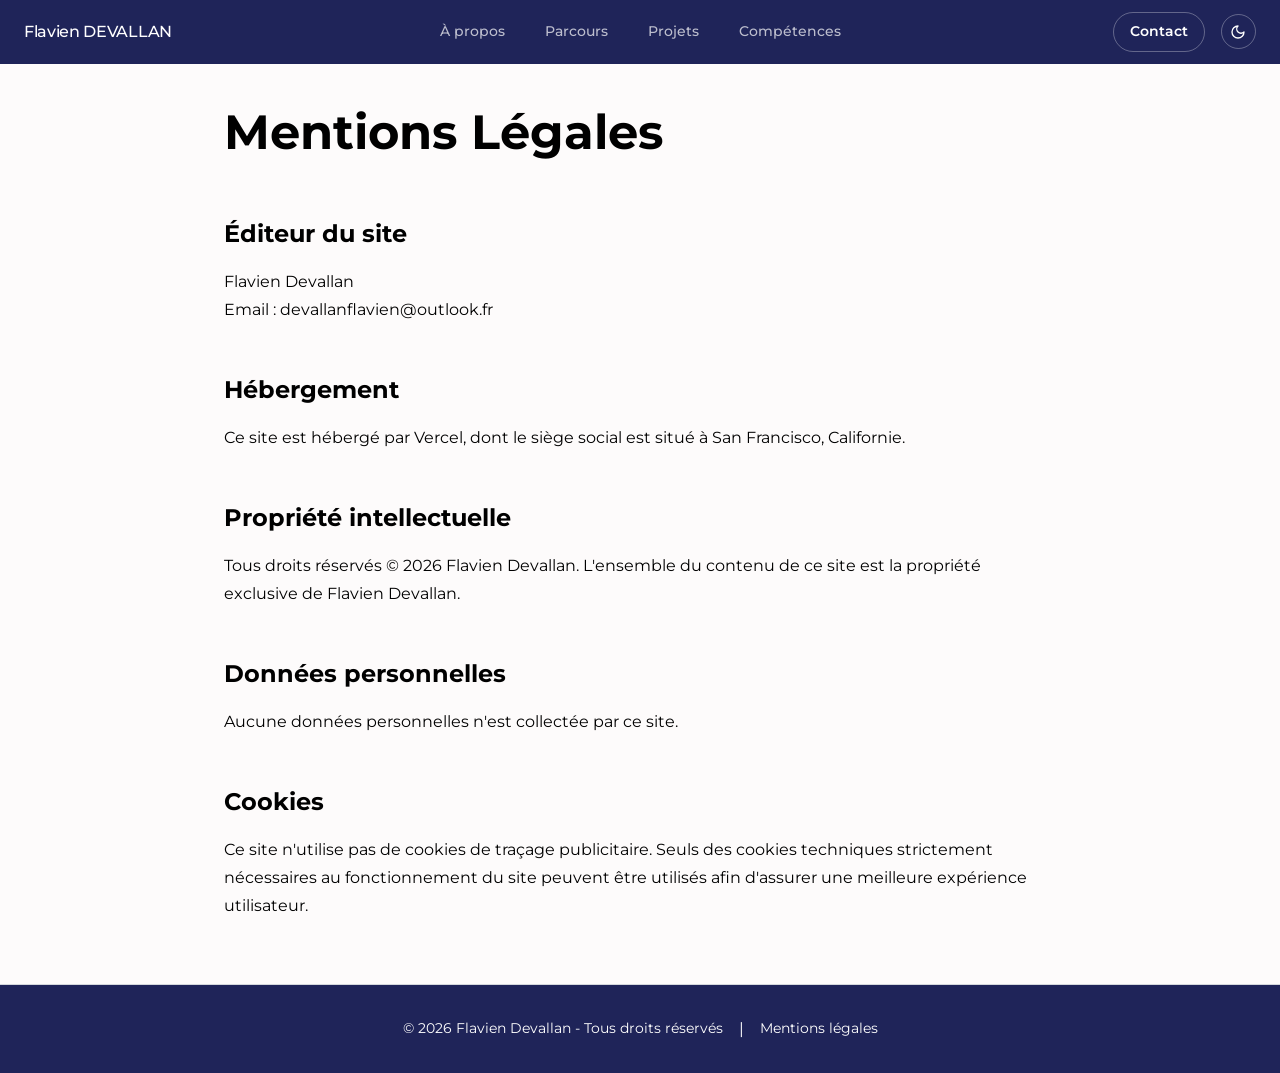
<file: mentions-legales.html>
<!DOCTYPE html>
<html lang="fr">

<head>
    <meta charset="UTF-8">
    <meta name="viewport" content="width=device-width, initial-scale=1.0">
    <title>Flavien Devallan | Mentions Légales</title>
    <link rel="icon" type="image/png" href="assets/logofd.png" />
    <meta name="description" content="Mentions légales du portfolio de Flavien Devallan.">

    <link rel="preconnect" href="https://fonts.googleapis.com">
    <link rel="preconnect" href="https://fonts.gstatic.com" crossorigin>
    <link href="https://fonts.googleapis.com/css2?family=Montserrat:wght@400;500;600;700;800&display=swap"
        rel="stylesheet">

    <link rel="stylesheet" href="css/style.css">

    <script>
        const urlParams = new URLSearchParams(window.location.search);
        const urlTheme = urlParams.get('theme');
        if (urlTheme) {
            localStorage.setItem('theme', urlTheme);
        }
        const savedTheme = urlTheme || localStorage.getItem('theme');
        if (savedTheme === 'dark') {
            document.documentElement.classList.add('dark');
        } else {
            document.documentElement.classList.remove('dark');
        }
    </script>
</head>

<body style="display: flex; flex-direction: column; min-height: 100vh;">
    
    <div id="page-loader" class="page-loader">
        <svg class="spinner" xmlns="http://www.w3.org/2000/svg" width="40" height="40" viewBox="0 0 24 24" fill="none"
            stroke="currentColor" stroke-width="2" stroke-linecap="round" stroke-linejoin="round">
            <path d="M21 12a9 9 0 1 1-6.219-8.56" />
        </svg>
    </div>

    <nav class="navbar" id="navbar">
        <div class="nav-container">

            <div class="nav-left">
                <a href="index.html" class="nav-logo">Flavien DEVALLAN</a>
            </div>

            <div class="nav-center">
                <a href="index.html#about" class="nav-link">À propos</a>
                <a href="index.html#experience" class="nav-link">Parcours</a>
                <a href="index.html#projects" class="nav-link">Projets</a>
                <a href="index.html#skills" class="nav-link">Compétences</a>
            </div>

            <div class="nav-right">
                <a href="index.html#contact" class="nav-link btn-contact">Contact</a>
                <button class="theme-toggle theme-toggle-btn" aria-label="Changer le thème">
                    <svg class="icon-sun" xmlns="http://www.w3.org/2000/svg" width="20" height="20" viewBox="0 0 24 24"
                        fill="none" stroke="currentColor" stroke-width="2" stroke-linecap="round"
                        stroke-linejoin="round">
                        <circle cx="12" cy="12" r="4" />
                        <path d="M12 2v2" />
                        <path d="M12 20v2" />
                        <path d="m4.93 4.93 1.41 1.41" />
                        <path d="m17.66 17.66 1.41 1.41" />
                        <path d="M2 12h2" />
                        <path d="M20 12h2" />
                        <path d="m6.34 17.66-1.41 1.41" />
                        <path d="m19.07 4.93-1.41 1.41" />
                    </svg>
                    <svg class="icon-moon" xmlns="http://www.w3.org/2000/svg" width="20" height="20" viewBox="0 0 24 24"
                        fill="none" stroke="currentColor" stroke-width="2" stroke-linecap="round"
                        stroke-linejoin="round">
                        <path d="M12 3a6 6 0 0 0 9 9 9 9 0 1 1-9-9Z" />
                    </svg>
                </button>
            </div>
        </div>

    </nav>

    <main style="flex: 1; padding-top: 6rem; padding-bottom: 4rem; position: relative; z-index: 10;">
        <div class="container" style="max-width: 56rem; position: relative; z-index: 10;">
            <div class="fade-up">
                <h1 style="font-family: var(--font-display); font-size: 3rem; font-weight: 700; margin-bottom: 3rem;">
                    Mentions Légales
                </h1>

                <div style="display: flex; flex-direction: column; gap: 3rem;">
                    <section>
                        <h2
                            style="font-size: 1.5rem; font-weight: 700; margin-bottom: 1rem; color: hsl(var(--primary));">
                            Éditeur du site</h2>
                        <p style="color: hsl(var(--muted-foreground)); line-height: 1.75;">
                            Flavien Devallan<br>
                            Email : devallanflavien@outlook.fr<br>
                        </p>
                    </section>

                    <section>
                        <h2
                            style="font-size: 1.5rem; font-weight: 700; margin-bottom: 1rem; color: hsl(var(--primary));">
                            Hébergement</h2>
                        <p style="color: hsl(var(--muted-foreground)); line-height: 1.75;">
                            Ce site est hébergé par Vercel, dont le siège social est situé à San Francisco, Californie.
                        </p>
                    </section>

                    <section>
                        <h2
                            style="font-size: 1.5rem; font-weight: 700; margin-bottom: 1rem; color: hsl(var(--primary));">
                            Propriété intellectuelle</h2>
                        <p style="color: hsl(var(--muted-foreground)); line-height: 1.75;">
                            Tous droits réservés © 2026 Flavien Devallan. L'ensemble du contenu de ce site est la
                            propriété exclusive de Flavien Devallan.
                        </p>
                    </section>

                    <section>
                        <h2
                            style="font-size: 1.5rem; font-weight: 700; margin-bottom: 1rem; color: hsl(var(--primary));">
                            Données personnelles</h2>
                        <p style="color: hsl(var(--muted-foreground)); line-height: 1.75;">
                            Aucune données personnelles n'est collectée par ce site.
                        </p>
                    </section>

                    <section>
                        <h2
                            style="font-size: 1.5rem; font-weight: 700; margin-bottom: 1rem; color: hsl(var(--primary));">
                            Cookies</h2>
                        <p style="color: hsl(var(--muted-foreground)); line-height: 1.75;">
                            Ce site n'utilise pas de cookies de traçage publicitaire. Seuls des cookies techniques
                            strictement nécessaires au fonctionnement du site peuvent être utilisés afin d'assurer une
                            meilleure expérience utilisateur.
                        </p>
                    </section>
                </div>
            </div>
        </div>
    </main>

    <footer class="footer">
        <div class="container footer-content"
            style="display: flex; flex-direction: row; justify-content: center; gap: 1rem; align-items: center; flex-wrap: wrap;">
            <p style="color: white; margin: 0; font-size: 0.9rem;">© 2026 Flavien Devallan - Tous droits réservés</p>
            <span style="color: white;">|</span>
            <a href="mentions-legales.html" class="footer-link"
                style="color: white; text-decoration: none; font-size: 0.9rem;">Mentions légales</a>
        </div>
    </footer>

    <script src="js/main.js"></script>
</body>

</html>
</file>
<file: css/style.css>
:root {
  --primary-035: #1f245a59;
  --primary-05: #1f245a7f;
  --primary-01: #1f245a19;
  --primary-02: #1f245a33;
  --primary-015: #1f245a26;
  --primary-008: #1f245a14;
  --card-bg-05: #ffffff7f;
  --primary-03: #1f245a4c;
  --background: #fdfbfb;
  --foreground: #000000;
  --primary: #1f245a;
  --primary-rgb: 31, 36, 89;
  --accent: #1f245a;
  --muted: #eceae8;
  --muted-foreground: #4a4a4a;
  --border: #d4d7dc;
  --card-bg: #ffffff;
  --card-border: #d4d7dc;
  
  --nav-footer-bg: #1f2459;
  
  --font-sans: 'Montserrat', sans-serif;
  --font-display: 'Garet', 'Montserrat', sans-serif;
  
  --radius-xl: 1rem;
  --radius-full: 9999px;
  
  --nav-height: 80px;
}

.dark {
  --primary-035: #5966f159;
  --primary-05: #5966f17f;
  --primary-01: #5966f119;
  --primary-02: #5966f133;
  --primary-015: #5966f126;
  --primary-008: #5966f114;
  --card-bg-05: #0d0d107f;
  --primary-03: #5966f14c;
  --background: #09090b;
  --foreground: #fdfbfb;
  --primary: #5966f1;
  --accent: #5966f1;
  --muted: #1b1b21;
  --muted-foreground: #989b9e;
  --border: #22222a;
  --card-bg: #0d0d10;
  --card-border: #1b1b21;
  
  --nav-footer-bg: #000000;
}

* {
  margin: 0;
  padding: 0;
  box-sizing: border-box;
}

html {
  scroll-behavior: smooth;
  font-family: var(--font-sans);
}

body {
  background-color: var(--background);
  color: var(--foreground);
  -webkit-font-smoothing: antialiased;
  line-height: 1.5;
  transition: background-color 0.3s ease, color 0.3s ease;
  overflow-x: hidden;
}

.container {
  max-width: 1024px;
  margin: 0 auto;
  padding: 0 1.5rem;
}

@media (min-width: 768px) {
  .container {
    padding: 0 2rem;
  }
}

.text-gradient {
  background-image: linear-gradient(to right, var(--accent), var(--primary));
  -webkit-background-clip: text;
  background-clip: text;
  color: transparent;
}
.dark .hero-title .text-gradient {
  background-image: linear-gradient(to right, #1f2459, #4a4f8c);
}

.page-loader {
  position: fixed;
  inset: 0;
  z-index: 99999;
  background-color: var(--background);
  display: flex;
  align-items: center;
  justify-content: center;
  transition: opacity 0.3s ease;
}

.page-loader.hidden {
  opacity: 0;
  pointer-events: none;
}

.spinner {
  color: var(--primary);
  animation: spin 1s linear infinite;
}

@keyframes spin {
  from { transform: rotate(0deg); }
  to { transform: rotate(360deg); }
}

@keyframes blob {
  0% { transform: translate(0px, 0px) scale(1); }
  33% { transform: translate(30px, -50px) scale(1.1); }
  66% { transform: translate(-20px, 20px) scale(0.9); }
  100% { transform: translate(0px, 0px) scale(1); }
}

.animated-bg {
  position: fixed;
  top: 0;
  left: 0;
  width: 100%;
  height: 100%;
  z-index: -1;
  overflow: hidden;
  pointer-events: none;
  transition: opacity 0.5s ease;
}

.animated-bg.hidden {
  opacity: 0;
}

.blob {
  position: absolute;
  border-radius: 50%;
  filter: blur(128px);
  animation: blob 7s infinite;
  mix-blend-mode: screen;
}

.dark .blob {
  mix-blend-mode: color-dodge;
}

.blob-1 {
  top: 25%;
  left: 25%;
  width: 24rem;
  height: 24rem;
  background-color: var(--primary-01);
}

.blob-2 {
  top: 33%;
  right: 25%;
  width: 24rem;
  height: 24rem;
  background-color: var(--primary-015);
  animation-delay: 2s;
}

.blob-3 {
  bottom: 25%;
  left: 33%;
  width: 24rem;
  height: 24rem;
  background-color: var(--primary-01);
  animation-delay: 4s;
}

.navbar {
  position: fixed;
  top: 0;
  left: 0;
  right: 0;
  z-index: 50;
  padding: 0.75rem 0;
  background-color: var(--nav-footer-bg);
  transition: all 0.3s ease;
}

.navbar.scrolled {
  box-shadow: 0 4px 20px rgba(0, 0, 0, 0.1);
}

.nav-container {
  display: flex;
  justify-content: center;
  align-items: center;
  gap: 2rem;
  padding: 0 1.5rem;
}

.nav-left {
  display: flex;
  align-items: center;
}

.nav-center, .nav-right {
  display: none;
}

.nav-container {
  display: flex;
  justify-content: center;
  align-items: center;
  gap: 2rem;
  padding: 0 1.5rem;
}

@media (min-width: 768px) {
  .nav-container {
    display: grid;
    grid-template-columns: 1fr auto 1fr;
    gap: 0;
    width: 100%;
  }

  .nav-center {
    display: flex;
    justify-self: center;
    align-items: center;
    gap: 2.5rem;
    font-size: 0.9rem;
    font-weight: 500;
  }

  .nav-right {
    display: flex;
    justify-self: end;
    align-items: center;
    gap: 1rem;
  }
}

.nav-logo {
  font-family: var(--font-display);
  font-size: 1rem;
  color: #ffffff;
  text-decoration: none;
  font-weight: 500;
  letter-spacing: -0.02em;
  transition: color 0.3s;
}

.nav-logo:hover {
  color: rgba(255, 255, 255, 0.8);
}

.nav-link {
  color: rgba(255, 255, 255, 0.7);
  text-decoration: none;
  transition: color 0.2s ease;
}

.nav-link:hover {
  color: #ffffff;
}

.btn-contact {
  padding: 0.5rem 1rem;
  font-size: 0.9rem;
  border-radius: var(--radius-full);
  background-color: transparent;
  border: 1px solid rgba(255, 255, 255, 0.3);
  color: #ffffff;
  font-weight: 600;
  transition: all 0.3s;
}

.btn-contact:hover {
  background-color: rgba(255, 255, 255, 0.1);
}

.theme-toggle {
  width: 2.2rem;
  height: 2.2rem;
  border-radius: 50%;
  border: 1px solid rgba(255, 255, 255, 0.3);
  background: transparent;
  color: #ffffff;
  display: flex;
  align-items: center;
  justify-content: center;
  cursor: pointer;
  transition: all 0.3s;
}

.theme-toggle:hover {
  background: rgba(255, 255, 255, 0.1);
}

.theme-toggle svg {
  width: 16px;
  height: 16px;
}

.dark .icon-moon { display: none; }
.icon-sun { display: none; }
.dark .icon-sun { display: block; }

.menu-toggle {
  display: block;
  position: fixed;
  top: 1.5rem;
  left: 1.5rem;
  z-index: 55;
  width: 3.5rem;
  height: 3.5rem;
  border-radius: 50%;
  background: transparent;
  border: 1px solid var(--primary-02);
  backdrop-filter: blur(12px);
  color: var(--foreground);
  display: flex;
  align-items: center;
  justify-content: center;
  cursor: pointer;
}

.dark .menu-toggle {
  background: rgba(255,255,255,0.05);
  border: 1px solid rgba(255,255,255,0.15);
}

@media (min-width: 768px) {
  .menu-toggle { display: none; }
}

.mobile-menu {
  position: fixed;
  inset: 0;
  z-index: 52;
  background: transparent;
  pointer-events: none;
  opacity: 0;
  transition: opacity 0.3s;
}

.mobile-menu.active {
  pointer-events: auto;
  opacity: 1;
}

.mobile-menu-content {
  position: absolute;
  top: 1.5rem;
  left: 1.5rem;
  width: 60vw;
  min-width: 260px;
  padding: 1.5rem;
  border-radius: 1.5rem;
  background: rgba(255, 255, 255, 0.9);
  border: 1px solid rgba(0, 0, 0, 0.1);
  backdrop-filter: blur(12px);
  transform: translateY(-8px) scale(0.98);
  transition: transform 0.3s cubic-bezier(0.175, 0.885, 0.32, 1.275);
}

.dark .mobile-menu-content {
  background: rgba(255, 255, 255, 0.05);
  border-color: rgba(255, 255, 255, 0.15);
}

.mobile-menu.active .mobile-menu-content {
  transform: translateY(0) scale(1);
}

.mobile-menu-header {
  display: flex;
  justify-content: space-between;
  align-items: center;
  margin-bottom: 1.5rem;
}

.mobile-menu-links {
  display: flex;
  flex-direction: column;
  gap: 1.5rem;
  font-size: 1.125rem;
  font-weight: 500;
}

.section {
  padding: 6rem 0;
  position: relative;
  z-index: 10;
}

.section-title {
  font-family: var(--font-display);
  font-size: 2.25rem;
  font-weight: 700;
  margin-bottom: 3rem;
  text-align: center;
}

@media (min-width: 768px) {
  .section-title {
    font-size: 3rem;
    text-align: left;
  }
}

.hero-section {
  min-height: 100vh;
  display: flex;
  align-items: center;
  justify-content: center;
  padding-top: 5rem;
  position: relative;
  z-index: 10;
}

.hero-title {
  font-family: var(--font-display);
  font-size: 3rem;
  font-weight: 700;
  line-height: 1.1;
  letter-spacing: -0.02em;
  margin-bottom: 1.5rem;
}

@media (min-width: 768px) {
  .hero-title { font-size: 4.5rem; }
}
@media (min-width: 1024px) {
  .hero-title { font-size: 6rem; }
}

.scroll-indicator {
  position: absolute;
  bottom: 2rem;
  left: 50%;
  transform: translateX(-50%);
  display: flex;
  flex-direction: column;
  align-items: center;
  gap: 0.5rem;
  color: var(--primary);
  animation: fade-up 1s ease-out 1.5s both;
}

.scroll-text {
  font-size: 0.8rem;
  text-transform: uppercase;
  letter-spacing: 0.1em;
  font-weight: 500;
}

.scroll-arrow {
  animation: bounce 2s infinite;
  color: var(--primary);
}

@keyframes bounce {
  0%, 20%, 50%, 80%, 100% { transform: translateY(0); }
  40% { transform: translateY(-5px); }
  60% { transform: translateY(-2px); }
}

.hero-subtitle {
  font-size: 1.25rem;
  font-weight: 500;
  color: #000000;
  text-transform: uppercase;
  margin-bottom: 2rem;
}

.dark .hero-subtitle {
  color: var(--foreground);
}

.hero-subtitle.fade-up {
  animation-delay: 0.1s;
}

@media (min-width: 768px) {
  .hero-subtitle { font-size: 1.5rem; }
}
@media (min-width: 1024px) {
  .hero-subtitle { font-size: 1.75rem; }
}

.hero-buttons {
  display: flex;
  flex-direction: column;
  gap: 1rem;
  justify-content: center;
}

@media (min-width: 640px) {
  .hero-buttons { flex-direction: row; }
}

.btn {
  display: inline-flex;
  align-items: center;
  justify-content: center;
  gap: 0.5rem;
  padding: 1rem 2rem;
  border-radius: var(--radius-full);
  font-weight: 600;
  text-decoration: none;
  cursor: pointer;
  position: relative;
  overflow: hidden;
  transition: color 0.3s, transform 0.2s;
}

.btn-social {
  padding: 0.75rem 1.25rem;
  font-size: 0.95rem;
}

.z-10 {
  position: relative;
  z-index: 10;
}

.btn:active {
  transform: scale(0.98);
}

.btn-primary {
  background-color: white;
  color: black;
}
.btn-primary .btn-bg {
  position: absolute;
  inset: 0;
  background-color: var(--primary);
  opacity: 0;
  transition: opacity 0.3s;
}
.btn-primary:hover .btn-bg {
  opacity: 1;
}
.btn-primary:hover .btn-text,
.btn-primary:hover .icon-arrow {
  color: white;
}
.btn-primary .btn-text,
.btn-primary .icon-arrow {
  position: relative;
  z-index: 10;
  transition: color 0.3s, transform 0.3s;
}
.btn-primary:hover .icon-arrow {
  transform: translateX(6px);
}

.btn-secondary {
  background: transparent;
  border: 1px solid var(--primary-03);
  color: var(--primary);
  transition: all 0.3s;
}
.btn-secondary:hover {
  background: var(--primary);
  border-color: var(--primary);
  color: var(--background);
}

.dark .btn-secondary {
  background: rgba(255, 255, 255, 0.05);
  border: 1px solid rgba(255, 255, 255, 0.15);
  color: var(--foreground);
  backdrop-filter: blur(12px);
}
.dark .btn-secondary:hover {
  background: rgba(255, 255, 255, 0.1);
}

.about-grid {
  display: grid;
  gap: 3rem;
}
@media (min-width: 768px) {
  .about-grid { grid-template-columns: 1.15fr 0.85fr; }
}

.about-text {
  font-size: 1.125rem;
  color: var(--muted-foreground);
  line-height: 1.75;
}
.about-text p { margin-bottom: 1.5rem; }

.internship-box {
  margin-top: 2rem;
  padding: 1.5rem;
  background-color: var(--primary-01);
  border-left: 4px solid var(--primary);
  border-radius: 0 0.5rem 0.5rem 0;
  color: var(--foreground);
  font-size: 1.1rem;
  line-height: 1.6;
  box-shadow: 0 4px 15px rgba(0, 0, 0, 0.05);
}
.internship-box strong {
  color: var(--primary);
}

.about-visuals {
  display: flex;
  flex-direction: column;
  align-items: center;
  justify-content: flex-start;
  gap: 2rem;
}

@media (min-width: 768px) {
  .about-visuals {
    margin-top: -5rem;
  }
}

.profile-img-container {
  position: relative;
  display: inline-block;
}

.opentowork-badge {
  position: absolute;
  bottom: -15px;
  left: 50%;
  transform: translateX(-50%);
  background-color: var(--primary);
  color: #fff;
  padding: 0.35rem 1rem;
  border-radius: var(--radius-full);
  font-weight: 700;
  font-size: 0.9rem;
  box-shadow: 0 4px 10px rgba(0, 0, 0, 0.2);
  white-space: nowrap;
  z-index: 10;
  border: 2px solid var(--background);
}

.profile-img-glow {
  position: absolute;
  inset: -1.25rem;
  border-radius: 50%;
  background: radial-gradient(circle, var(--primary-035) 0%, var(--primary-02) 45%, var(--primary-008) 100%, transparent 50%);
  filter: blur(16px);
}

.profile-img {
  position: relative;
  width: 12.5rem;
  height: 12.5rem;
  border-radius: 50%;
  object-fit: cover;
  z-index: 2;
}

@media (min-width: 768px) {
  .profile-img {
    width: 16.25rem;
    height: 16.25rem;
  }
}

.btn-white {
  background-color: white;
  color: black;
  border: 1px solid var(--primary);
  box-shadow: 0 4px 10px rgba(0, 0, 0, 0.05);
}
.btn-white .btn-bg {
  position: absolute;
  inset: 0;
  background-color: var(--primary);
  opacity: 0;
  transition: opacity 0.3s;
}
.btn-white:hover .btn-bg { opacity: 1; }
.btn-white:hover .btn-text,
.btn-white:hover .icon-download { color: white; }

.dark .btn-white {
  border-color: transparent;
}

.timeline {
  position: relative;
  padding-left: 2rem;
}

.timeline-line-filled {
  position: absolute;
  left: calc(0.5rem - 1.5px);
  top: 0;
  height: 0;
  width: 3px;
  background-image: repeating-linear-gradient(to bottom, var(--primary) 0, var(--primary) 8px, transparent 8px, transparent 16px);
  z-index: 1;
  transition: height 0.1s linear;
}

.timeline-item {
  position: relative;
  margin-bottom: 3rem;
}

.timeline-item:nth-child(2) {
  transition-delay: 0.1s;
}

.timeline-dot {
  position: absolute;
  left: -1.5rem;
  top: 0.375rem;
  width: 1rem;
  height: 1rem;
  border-radius: 50%;
  background-color: var(--background);
  border: 2px solid var(--primary);
  box-shadow: 0 0 15px var(--primary-05);
  transform: translateX(-50%);
  z-index: 2;
  transition: background-color 0.4s ease;
}

.timeline-dot.active {
  background-color: var(--primary);
}

.timeline-header {
  display: flex;
  flex-direction: column;
  margin-bottom: 0.5rem;
}

@media (min-width: 768px) {
  .timeline-header {
    flex-direction: row;
    align-items: center;
    justify-content: space-between;
  }
}

.timeline-role {
  font-size: 1.5rem;
  font-weight: 700;
}

.timeline-date {
  font-family: monospace;
  font-size: 0.875rem;
  color: var(--muted-foreground);
  margin-top: 0.25rem;
}

.timeline-company {
  font-size: 1.125rem;
  color: var(--primary);
  font-weight: 500;
  margin-bottom: 1rem;
}

.timeline-desc {
  color: var(--muted-foreground);
  line-height: 1.75;
  max-width: 42rem;
}

.skills-grid {
  display: flex;
  flex-direction: column;
  gap: 5rem;
}

@media (min-width: 768px) {
  .skills-grid { gap: 6rem; }
}

.skill-article {
  display: flex;
  flex-direction: column;
  gap: 2rem;
}

@media (min-width: 768px) {
  .skill-article { gap: 2.5rem; }
}

.skill-header {
  max-width: 48rem;
  text-align: center;
  margin: 0 auto;
}

@media (min-width: 768px) {
  .skill-header {
    text-align: left;
    margin: 0;
  }
}

.skill-subtitle {
  font-size: 0.75rem;
  font-weight: 600;
  text-transform: uppercase;
  letter-spacing: 0.1em;
  color: var(--primary);
  margin-bottom: 1rem;
}

.skill-title {
  font-family: var(--font-display);
  font-size: 1.5rem;
  font-weight: 700;
  margin-bottom: 1rem;
}

@media (min-width: 768px) {
  .skill-title { font-size: 1.875rem; }
}

.skill-desc {
  color: var(--muted-foreground);
  line-height: 1.75;
}

.project-section {
  max-width: 48rem;
  text-align: center;
  margin: 0 auto;
}

@media (min-width: 768px) {
  .project-section {
    text-align: left;
    margin: 0;
  }
}

.project-subtitle {
  font-size: 0.75rem;
  font-weight: 600;
  text-transform: uppercase;
  letter-spacing: 0.1em;
  color: var(--muted-foreground);
  margin-bottom: 1rem;
}

.project-title {
  font-family: var(--font-display);
  font-size: 1.5rem;
  font-weight: 700;
  margin-bottom: 1rem;
}

.carousel-container {
  margin: 1rem 0;
}

.carousel-desktop {
  display: none;
  gap: 0.75rem;
  max-width: 48rem;
}

@media (min-width: 768px) {
  .carousel-desktop { display: flex; }
}

.carousel-item {
  position: relative;
  aspect-ratio: 16/10;
  flex: 1;
  max-width: 220px;
  overflow: hidden;
  border-radius: 0.75rem;
  border: 1px solid var(--card-border);
  background-color: var(--card-bg);
  cursor: pointer;
  group: 1;
}

.carousel-item img {
  width: 100%;
  height: 100%;
  object-fit: cover;
  transition: transform 0.5s;
}

.carousel-item:hover img {
  transform: scale(1.05);
}

.carousel-overlay {
  position: absolute;
  inset: 0;
  background-color: rgba(0,0,0,0.4);
  z-index: 10;
  display: flex;
  align-items: center;
  justify-content: center;
  opacity: 0;
  transition: opacity 0.3s;
}

.carousel-item:hover .carousel-overlay {
  opacity: 1;
}

.carousel-mobile {
  position: relative;
  width: 100%;
  max-width: 28rem;
  margin: 0 auto;
}

@media (min-width: 768px) {
  .carousel-mobile { display: none; }
}

.carousel-main-img {
  position: relative;
  aspect-ratio: 16/10;
  overflow: hidden;
  border-radius: 0.75rem;
  border: 1px solid var(--card-border);
  background-color: var(--card-bg);
  cursor: pointer;
}

.carousel-main-img img {
  width: 100%;
  height: 100%;
  object-fit: cover;
}

.carousel-nav {
  position: absolute;
  top: 50%;
  transform: translateY(-50%);
  z-index: 20;
  width: 2.5rem;
  height: 2.5rem;
  border-radius: 50%;
  border: 1px solid rgba(255,255,255,0.15);
  background: rgba(255,255,255,0.95);
  color: #111;
  display: flex;
  align-items: center;
  justify-content: center;
  cursor: pointer;
  box-shadow: 0 4px 6px -1px rgba(0, 0, 0, 0.1);
}
.dark .carousel-nav {
  background: rgba(0,0,0,0.9);
  color: white;
}
.carousel-nav:active {
  transform: translateY(-50%) scale(0.95);
}
.carousel-prev { left: 0.5rem; }
.carousel-next { right: 0.5rem; }

.carousel-dots {
  display: flex;
  justify-content: center;
  gap: 0.5rem;
  margin-top: 0.75rem;
}

.carousel-dot {
  width: 0.5rem;
  height: 0.5rem;
  border-radius: 50%;
  background-color: var(--border);
  border: none;
  padding: 0;
  cursor: pointer;
}

.carousel-dot.active {
  background-color: var(--primary);
}

.project-tech {
  display: flex;
  flex-wrap: wrap;
  gap: 0.5rem;
  margin-top: 1.5rem;
}

.tech-tag {
  padding: 0.25rem 0.75rem;
  background-color: var(--muted);
  color: var(--foreground);
  border: 1px solid var(--border);
  border-radius: 9999px;
  font-size: 0.875rem;
}

html.dark .tech-tag {
  background-color: rgba(255, 255, 255, 0.05); 
  border-color: rgba(255, 255, 255, 0.1); 
  color: #d4d4d8; 
}

.project-links {
  display: flex;
  align-items: center;
  gap: 1.5rem;
  justify-content: center;
  margin-top: 1rem;
}

@media (min-width: 768px) {
  .project-links { justify-content: flex-start; }
}

.project-link {
  display: flex;
  align-items: center;
  gap: 0.5rem;
  font-size: 0.875rem;
  color: var(--muted-foreground);
  text-decoration: none;
  transition: color 0.2s;
}

.project-link:hover {
  color: var(--foreground);
}

.skills-section {
  padding: 5rem 0;
}

.skills-grid {
  display: grid;
  grid-template-columns: repeat(1, 1fr);
  gap: 2rem;
  margin-top: 3rem;
}

@media (min-width: 768px) {
  .skills-grid {
    grid-template-columns: repeat(2, 1fr);
  }
}

.skill-category-card {
  background-color: var(--card-bg);
  border: 1px solid var(--card-border);
  border-radius: var(--radius-xl);
  padding: 2rem;
}

.skill-category-title {
  font-family: var(--font-display);
  font-size: 1.25rem;
  font-weight: 600;
  margin-bottom: 1.5rem;
  display: flex;
  align-items: center;
  gap: 0.75rem;
  color: var(--foreground);
}

.skill-category-title svg {
  color: var(--primary);
}

.skill-tags {
  display: flex;
  flex-wrap: wrap;
  gap: 0.75rem;
}

.skill-tag {
  display: inline-flex;
  align-items: center;
  gap: 0.5rem;
  background-color: transparent;
  color: var(--foreground);
  padding: 0.5rem 1rem;
  font-size: 0.875rem;
  font-weight: 500;
  transition: color 0.2s;
}

.skill-tag:hover {
  color: var(--primary);
}

.contact-section {
  padding-bottom: 8rem;
}

.contact-desc {
  font-size: 1.25rem;
  color: var(--muted-foreground);
  max-width: 48rem;
  margin: 0 auto 2.5rem;
  text-align: center;
}

@media (min-width: 768px) {
  .contact-desc {
    text-align: left;
    margin-left: 0;
  }
}

.contact-links {
  display: flex;
  flex-direction: column;
  align-items: center;
  gap: 1.5rem;
}

@media (min-width: 768px) {
  .contact-links {
    flex-direction: row;
    justify-content: flex-start;
    gap: 2rem;
  }
}

.contact-mail {
  display: inline-flex;
  align-items: center;
  gap: 1rem;
  font-size: 1.125rem;
  color: var(--foreground);
  text-decoration: none;
  transition: opacity 0.3s;
}

.icon-wrapper {
  width: 3rem;
  height: 3rem;
  border-radius: 50%;
  display: flex;
  align-items: center;
  justify-content: center;
  background-color: rgba(255,255,255,0.05);
  border: 1px solid rgba(255,255,255,0.15);
  color: var(--foreground);
  transition: all 0.3s;
}

html:not(.dark) .icon-wrapper {
  background-color: #f4f4f5;
  border-color: #a1a1aa;
}

.contact-mail:hover .icon-wrapper,
.hover-primary:hover {
  background-color: rgba(0, 0, 0, 0.3);
  border-color: rgba(255, 255, 255, 0.05);
}

html:not(.dark) .contact-mail:hover .icon-wrapper,
html:not(.dark) .hover-primary:hover {
  background-color: #e4e4e7;
  border-color: #a1a1aa;
}

.social-links {
  display: flex;
  gap: 1rem;
}

.footer {
  padding: 2rem 0;
  border-top: 1px solid var(--border);
  text-align: center;
  position: relative;
  z-index: 10;
  background-color: var(--nav-footer-bg);
}

.footer-link {
  font-size: 0.875rem;
  color: var(--muted-foreground);
  text-decoration: none;
  transition: color 0.2s;
}

.footer-link:hover {
  color: var(--primary);
}

.lightbox {
  position: fixed;
  inset: 0;
  z-index: 9999;
  background: rgba(0,0,0,0.95);
  backdrop-filter: blur(4px);
  display: flex;
  flex-direction: column;
  align-items: center;
  justify-content: center;
  opacity: 0;
  pointer-events: none;
  transition: opacity 0.3s;
}

.lightbox.active {
  opacity: 1;
  pointer-events: auto;
}

.lightbox-content {
  position: relative;
  width: 100%;
  max-width: 64rem;
  height: 50vh;
  display: flex;
  align-items: center;
  justify-content: center;
}

@media (min-width: 768px) {
  .lightbox-content { height: 70vh; }
}

.lightbox-img {
  max-width: 100%;
  max-height: 100%;
  object-fit: contain;
  user-select: none;
}

.lightbox-nav {
  position: absolute;
  top: 50%;
  transform: translateY(-50%);
  width: 3rem;
  height: 3rem;
  border-radius: 50%;
  background: rgba(255,255,255,0.1);
  color: white;
  border: none;
  display: flex;
  align-items: center;
  justify-content: center;
  cursor: pointer;
  backdrop-filter: blur(4px);
  transition: background 0.2s;
}
@media (min-width: 768px) {
  .lightbox-nav {
    width: 3.5rem;
    height: 3.5rem;
  }
}
.lightbox-nav:hover { background: rgba(255,255,255,0.2); }
.lightbox-nav:active { transform: translateY(-50%) scale(0.95); }
.lightbox-prev { left: 1rem; }
.lightbox-next { right: 1rem; }

@media (min-width: 768px) {
  .lightbox-prev { left: -4rem; }
  .lightbox-next { right: -4rem; }
}

.lightbox-close {
  position: absolute;
  top: 1rem;
  right: 1rem;
  background: transparent;
  color: white;
  border: none;
  cursor: pointer;
}

.lightbox-thumbnails {
  margin-top: 2rem;
  display: flex;
  gap: 0.75rem;
  overflow-x: auto;
  max-width: 100%;
  padding: 0 1rem 1rem;
  scrollbar-width: none;
}
.lightbox-thumbnails::-webkit-scrollbar { display: none; }

.lightbox-thumb {
  width: 6rem;
  height: 4rem;
  flex-shrink: 0;
  border-radius: 0.375rem;
  border: 2px solid transparent;
  overflow: hidden;
  opacity: 0.4;
  cursor: pointer;
  transition: all 0.2s;
}

@media (min-width: 768px) {
  .lightbox-thumb {
    width: 8rem;
    height: 5rem;
  }
}

.lightbox-thumb.active {
  border-color: var(--primary);
  opacity: 1;
}
.lightbox-thumb:hover {
  opacity: 1;
}
.lightbox-thumb img {
  width: 100%;
  height: 100%;
  object-fit: cover;
}

.fade-up {
  opacity: 0;
  transform: translateY(40px);
  transition: opacity 0.7s ease-out, transform 0.7s ease-out;
}

.fade-up.visible {
  opacity: 1;
  transform: translateY(0);
}

.slide-in-left {
  opacity: 0;
  transform: translateX(-20px);
  transition: opacity 0.5s ease-out, transform 0.5s ease-out;
}

.slide-in-left.visible {
  opacity: 1;
  transform: translateX(0);
}

.projects-grid {
  display: grid;
  grid-template-columns: 1fr;
  gap: 2rem;
  margin-top: 2rem;
}

@media (min-width: 768px) {
  .projects-grid {
    grid-template-columns: repeat(2, 1fr);
  }
}

.project-card {
  background: var(--card-bg-05);
  border: 1px solid var(--card-border);
  border-radius: var(--radius-lg);
  overflow: hidden;
  transition: transform 0.3s, box-shadow 0.3s;
  display: flex;
  flex-direction: column;
}

.dark .project-card {
  background: rgba(255, 255, 255, 0.03);
}

.project-card:hover {
  transform: translateY(-5px);
  box-shadow: 0 10px 30px rgba(0, 0, 0, 0.1);
}

.dark .project-card:hover {
  box-shadow: 0 10px 30px rgba(0, 0, 0, 0.5);
}

.project-img-wrapper {
  position: relative;
  width: 100%;
  aspect-ratio: 16/9;
  overflow: hidden;
}

.project-img {
  width: 100%;
  height: 100%;
  object-fit: cover;
  transition: transform 0.5s;
}

.project-card:hover .project-img {
  transform: scale(1.05);
}

.project-img-overlay {
  position: absolute;
  inset: 0;
  background-color: rgba(0, 0, 0, 0.4);
  display: flex;
  align-items: center;
  justify-content: center;
  opacity: 0;
  transition: opacity 0.3s;
}

.project-card:hover .project-img-overlay {
  opacity: 1;
}

.project-content {
  padding: 1.5rem;
  flex: 1;
  display: flex;
  flex-direction: column;
}

.project-title {
  font-size: 1.25rem;
  font-weight: 700;
  color: var(--foreground);
  margin-bottom: 0.5rem;
}

.project-desc {
  color: var(--muted-foreground);
  font-size: 0.9rem;
  line-height: 1.6;
  flex: 1;
}

.project-link:hover {
  text-decoration: underline !important;
}

.footer-link {
  color: rgba(255, 255, 255, 0.7);
  transition: color 0.2s ease;
}

.footer-link:hover {
  color: #ffffff;
}

.click-lines {
  animation: click-pulse 2.5s infinite ease-out;
}

@keyframes click-pulse {
  0% { transform: translate(-50%, -50%) scale(0.85); opacity: 0; }
  20% { transform: translate(-50%, -50%) scale(1.02); opacity: 0.8; }
  50% { transform: translate(-50%, -50%) scale(1.15); opacity: 0; }
  100% { transform: translate(-50%, -50%) scale(1.15); opacity: 0; }
}
</file>
